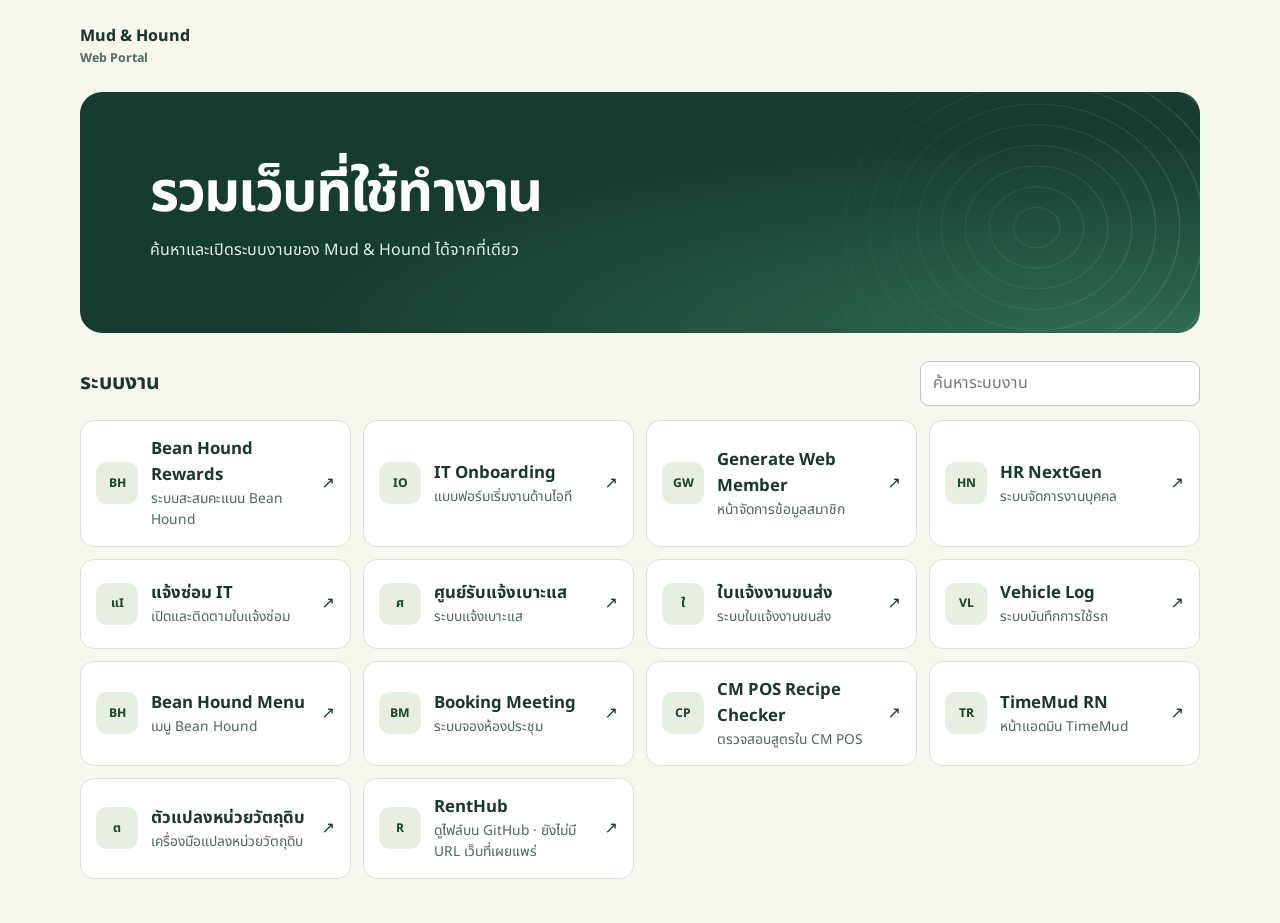
<file: index.html>
<!doctype html>
<html lang="th">
<meta charset="utf-8">
<meta name="viewport" content="width=device-width, initial-scale=1">
<title>Mud & Hound Web Portal</title>
<link rel="stylesheet" href="./style.css">
<script type="module" src="./app.js?v=2"></script>
<header><a class="brand" href="./">Mud &amp; Hound <span>Web Portal</span></a></header>
<main>
  <section class="hero"><h1>รวมเว็บที่ใช้ทำงาน</h1><p>ค้นหาและเปิดระบบงานของ Mud &amp; Hound ได้จากที่เดียว</p></section>
  <section aria-labelledby="systems">
    <div class="toolbar"><h2 id="systems">ระบบงาน</h2><input id="search" type="search" aria-label="ค้นหาระบบงาน" placeholder="ค้นหาระบบงาน"></div>
    <p id="status" role="status"></p><div id="links" class="cards"></div>
  </section>
</main>
</html>
</file>
<file: style.css>
@font-face{font-family:"Noto Sans Thai";src:url("./fonts/NotoSansThai.ttf") format("truetype");font-weight:100 900;font-display:swap}
:root{font:16px/1.55 "Noto Sans Thai",system-ui,sans-serif;color:#18372e;background:#f7f6ef;--green:#174436;--line:#dce1d7}
*{box-sizing:border-box} [hidden]{display:none!important} body{margin:0}
header,main{width:min(1120px,calc(100% - 40px));margin:auto}
header{display:flex;justify-content:space-between;align-items:center;gap:12px;padding:24px 0}
a{color:inherit;text-decoration:none} header a:hover{text-decoration:underline}
.brand{font-weight:750}.brand span{display:block;font-size:.77rem;color:#537065}
main{padding-bottom:44px}
h1,h2,h3,p{margin:0} h1{font-size:clamp(1.95rem,5vw,3.5rem);line-height:1.15;letter-spacing:-.035em}
h2{font-size:1.32rem} h3{font-size:1.05rem}
.hero{background:radial-gradient(ellipse at 95% 100%,#306b52 0,transparent 58%),#163b30;color:#fff;border-radius:22px;padding:clamp(28px,6vw,70px);overflow:hidden;position:relative}
.hero::after{content:"";position:absolute;inset:-100px -110px -130px 61%;background:repeating-radial-gradient(ellipse at center,transparent 0 22px,#e0f0c927 23px 24px);pointer-events:none;mask-image:linear-gradient(to right,transparent,#000)}
.hero h1,.hero p{position:relative;z-index:1}.hero p{margin-top:12px;color:#e1eee5}
.toolbar{display:flex;justify-content:space-between;align-items:center;gap:12px;margin:28px 0 14px}
#status:not(:empty){margin:14px 0;color:#496659}
.cards{display:grid;grid-template-columns:repeat(auto-fit,minmax(min(100%,265px),1fr));gap:12px}
.card{background:#fff;border:1px solid var(--line);border-radius:14px}
.card{display:grid;grid-template-columns:auto 1fr auto;align-items:center;gap:13px;padding:15px;min-height:90px;transition:transform .16s,border-color .16s}
.card:hover{transform:translateY(-2px);border-color:#688f7d}
.card p{font-size:.86rem;color:#4e655b;overflow-wrap:anywhere}.card h3{overflow-wrap:anywhere}
.mark{display:grid;place-items:center;border-radius:11px;width:42px;height:42px;background:#e6efe1;color:#214635;font-size:.76rem;font-weight:750}
input{font:inherit;border-radius:9px;padding:9px 12px} input{border:1px solid #b9c7bd;background:#fff;color:inherit;min-width:0} .toolbar input{width:min(48%,280px)}
:focus-visible{outline:3px solid #bb702a;outline-offset:3px}
@media(prefers-reduced-motion:reduce){.card{transition:none}}
</file>
